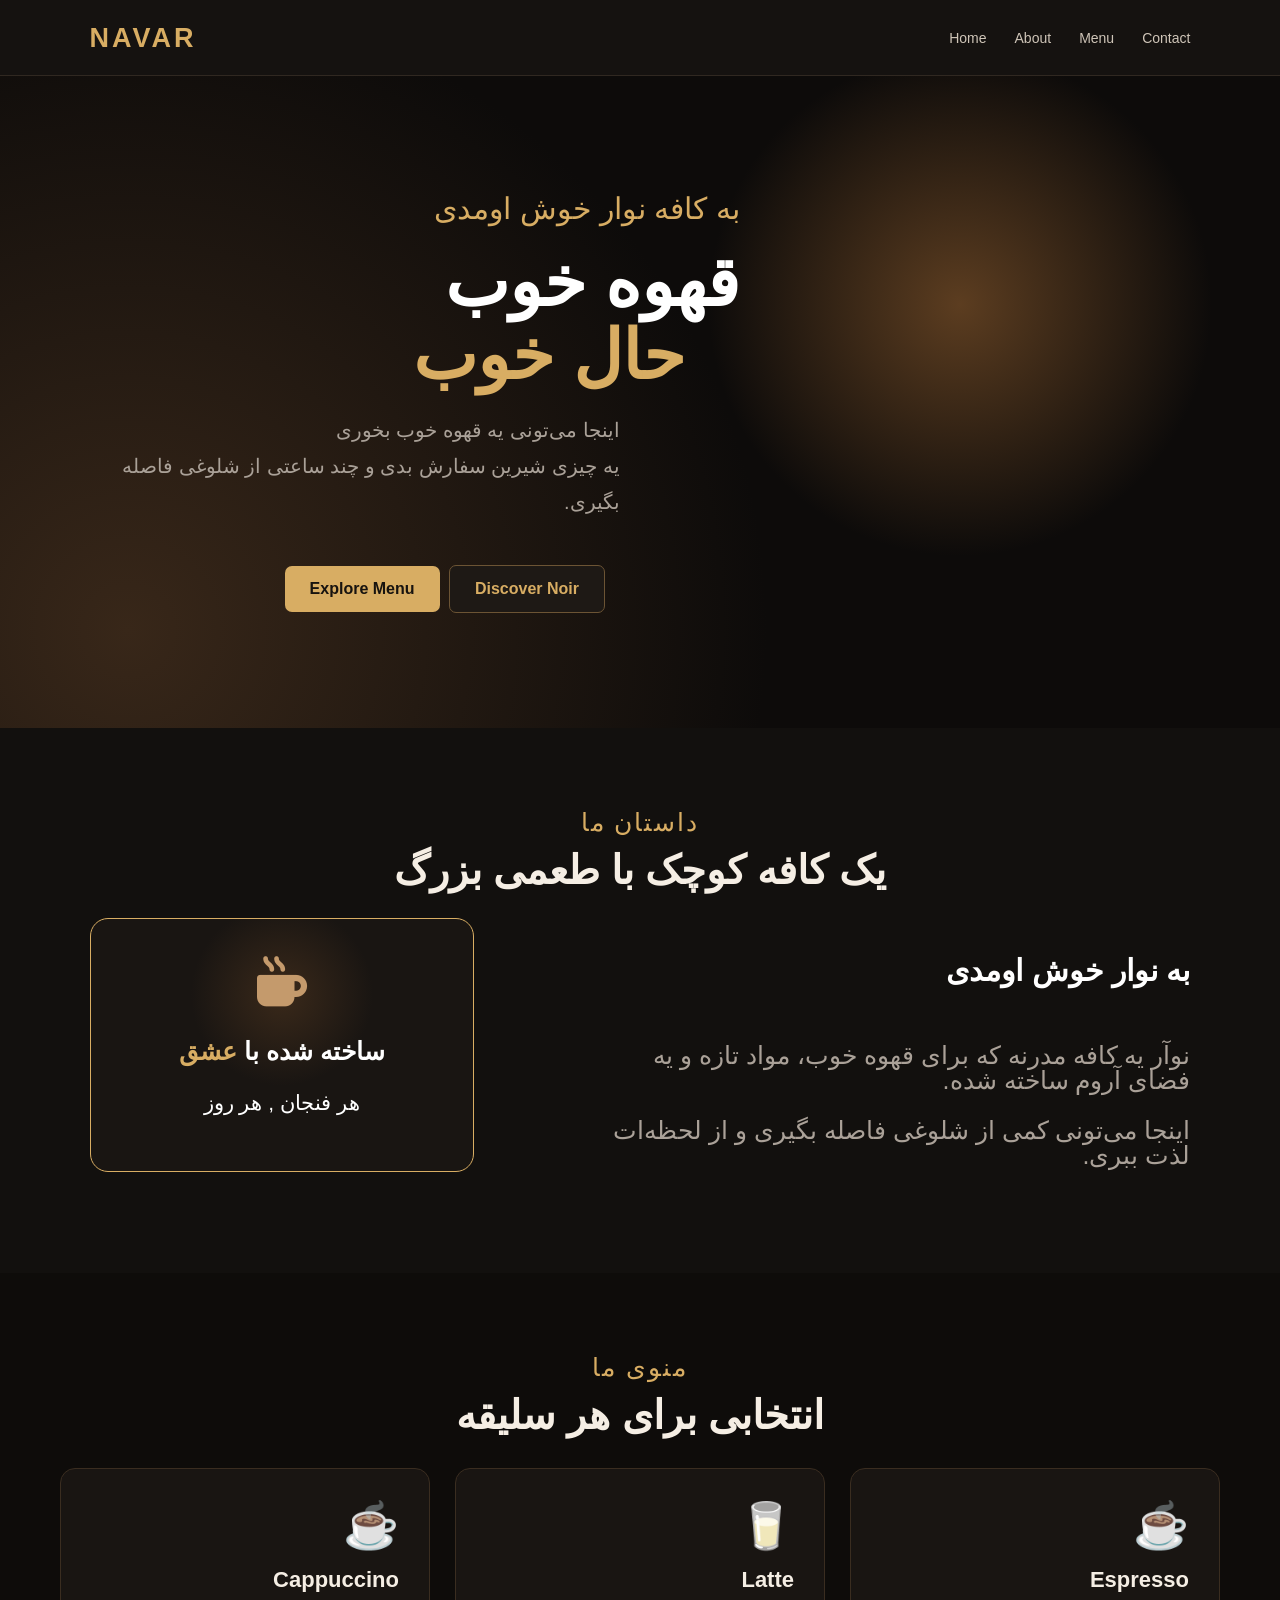
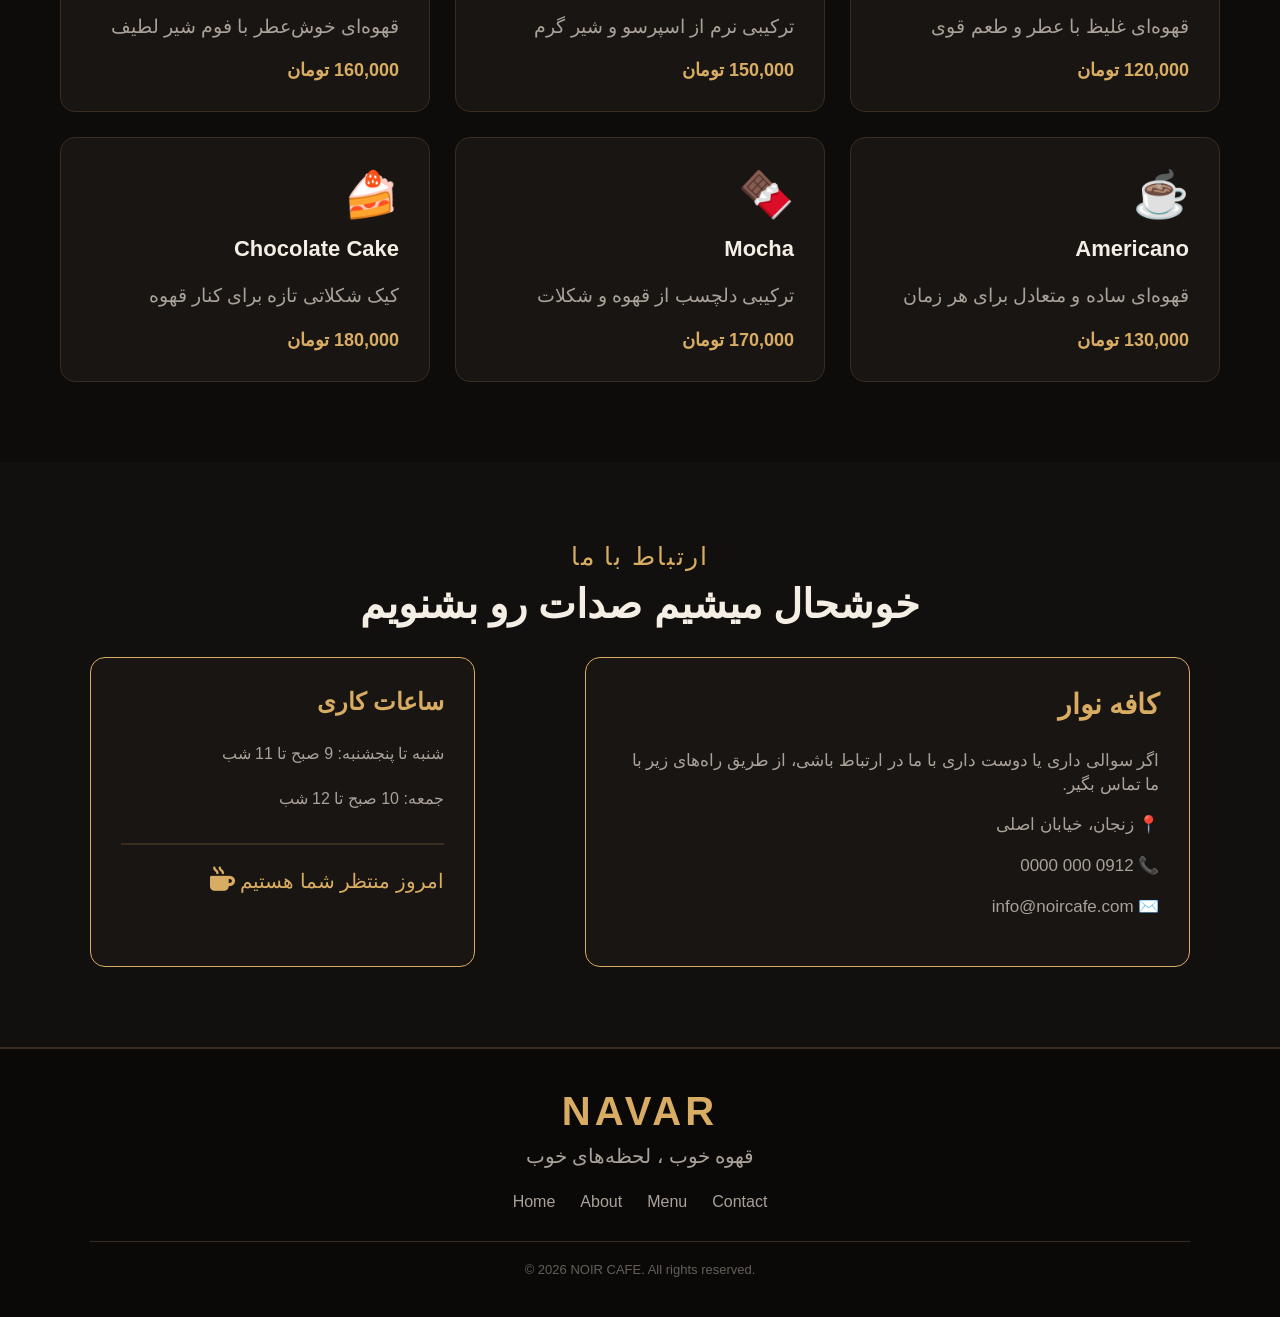
<file: index.html>
<!DOCTYPE html>
<html lang="en">

<head>
    <meta charset="UTF-8">
    <meta name="viewport" content="width=device-width, initial-scale=1.0">
    <title>NOIR CAFE</title>
    <link rel="stylesheet" href="assets/style.css">
    <link rel="stylesheet" href="https://cdnjs.cloudflare.com/ajax/libs/font-awesome/6.7.2/css/all.min.css">
</head>

<body>

    <header>
        <div class="logo">NAVAR</div>
        <nav>
            <ul>
                <li><a href="#home">Home</a></li>
                <li><a href="#about">About</a></li>
                <li><a href="#menu">Menu</a></li>
                <!-- <li><a href="#">Why Noir</a></li> -->
                <!-- <li><a href="#">Gallery</a></li> -->
                <li><a href="#contact">Contact</a></li>
            </ul>
        </nav>
    </header>

    <main>

        <section class="hero" id="home">

            <div class="hero-content">

                <div class="small-title">به کافه نوار خوش اومدی</div>

                <h1>
                    قهوه خوب<br>
                    <span>حال خوب</span>
                </h1>

                <p>

                    اینجا می‌تونی یه قهوه خوب بخوری<br>
                    یه چیزی شیرین سفارش بدی و چند ساعتی
                    از شلوغی فاصله بگیری.
                </p>

                <a class="btn" href="#menu">Explore Menu</a>
                <a class="btn btn-dark" href="#about">Discover Noir</a>



            </div>

        </section>

        <section class="about" id="about">

            <div class="section-label">

                داستان ما

            </div>

            <h2 class="section-title">
                یک کافه کوچک با طعمی بزرگ
            </h2>

            <div class="about-text">

                <h3>
                    به نوار خوش اومدی
                </h3>

                <p>

                    نوآر یه کافه مدرنه که برای قهوه خوب،
                    مواد تازه و یه فضای آروم ساخته شده.

                </p>
                <p>

                    اینجا می‌تونی کمی از شلوغی فاصله بگیری
                    و از لحظه‌ات لذت ببری.
                </p>

            </div>

            <div class="about-box">
                <div class="cup">
                    <i class="fa-solid fa-mug-hot"></i>

                </div>
                <h3>
                    ساخته شده با <span>عشق</span>
                </h3>

                <p>
                    هر فنجان , هر روز
                </p>

            </div>

        </section>

        <section class="menu" id="menu">

            <div class="section-label">
                منوی ما
            </div>

            <h2 class="section-title">
                انتخابی برای هر سلیقه
            </h2>

            <div class="menu-grid">

                <div class="menu-card">
                    <div class="menu-icon">☕</div>
                    <h3>Espresso</h3>
                    <p>قهوه‌ای غلیظ با عطر و طعم قوی</p>
                    <span>120,000 تومان </span>
                </div>

                <div class="menu-card">
                    <div class="menu-icon">🥛</div>
                    <h3>Latte </h3>
                    <p>ترکیبی نرم از اسپرسو و شیر گرم </p>
                    <span> 150,000 تومان</span>
                </div>

                <div class="menu-card">
                    <div class="menu-icon">☕</div>
                    <h3>Cappuccino </h3>
                    <p> قهوه‌ای خوش‌عطر با فوم شیر لطیف</p>
                    <span> 160,000 تومان</span>
                </div>

                <div class="menu-card">
                    <div class="menu-icon">☕</div>
                    <h3>Americano </h3>
                    <p> قهوه‌ای ساده و متعادل برای هر زمان</p>
                    <span> 130,000 تومان</span>
                </div>

                <div class="menu-card">
                    <div class="menu-icon">🍫</div>
                    <h3>Mocha</h3>
                    <p> ترکیبی دلچسب از قهوه و شکلات</p>
                    <span> 170,000 تومان</span>
                </div>

                <div class="menu-card">
                    <div class="menu-icon">🍰</div>
                    <h3>Chocolate Cake </h3>
                    <p> کیک شکلاتی تازه برای کنار قهوه</p>
                    <span> 180,000 تومان</span>
                </div>

            </div>

        </section>


        <section class="contact" id="contact">

            <div class="section-label">
                ارتباط با ما

            </div>

            <h2 class="section-title">
                خوشحال میشیم صدات رو بشنویم
            </h2>

            <div class="contact-content">
                <div class="contact-info">
                    <h3>
                        کافه نوار
                    </h3>
                    <p>
                        اگر سوالی داری یا دوست داری با ما در ارتباط باشی،
                        از طریق راه‌های زیر با ما تماس بگیر.
                    </p>

                    <p>📍 زنجان، خیابان اصلی</p>
                    <p>📞 0912 000 0000</p>
                    <p>✉️ info@noircafe.com</p>

                </div>

                <div class="contact-box">

                    <h3>ساعات کاری</h3>

                    <p>شنبه تا پنجشنبه: 9 صبح تا 11 شب</p>
                    <p>جمعه: 10 صبح تا 12 شب</p>

                    <div class="contact-status">
                      امروز منتظر شما هستیم <div class="cup2"><i class="fa-solid fa-mug-hot"></i></div>
                    </div>

                </div>

            </div>

        </section>

    </main>

    <footer>

        <div class="footer-logo">
            NAVAR
        </div>

        <p>
         قهوه خوب ، لحظه‌های خوب
        </p>

        <div class="footer-links">
            <a href="#home">Home</a>
            <a href="#about">About</a>
            <a href="#menu">Menu</a>
            <a href="#contact">Contact</a>
        </div>

        <div class="copyright">
            © 2026 NOIR CAFE. All rights reserved.
        </div>

    </footer>

</body>

</html>
</file>
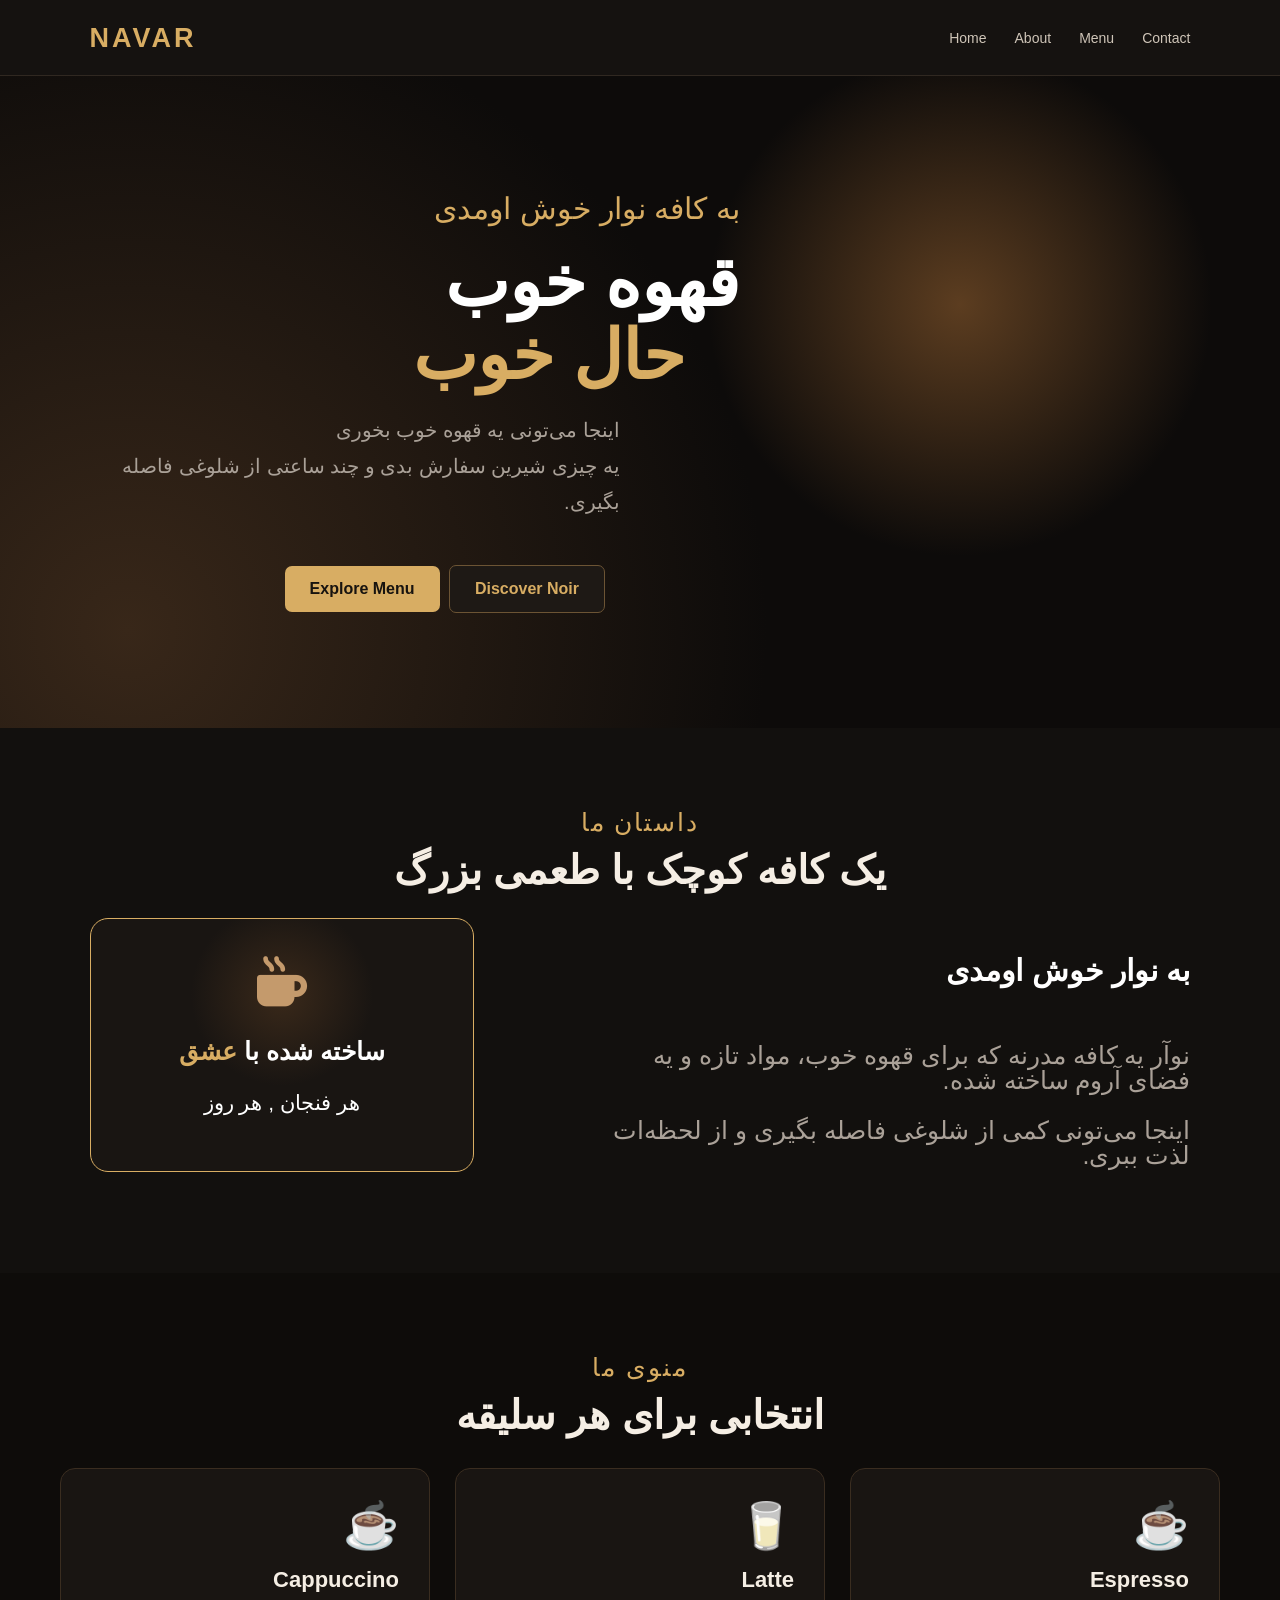
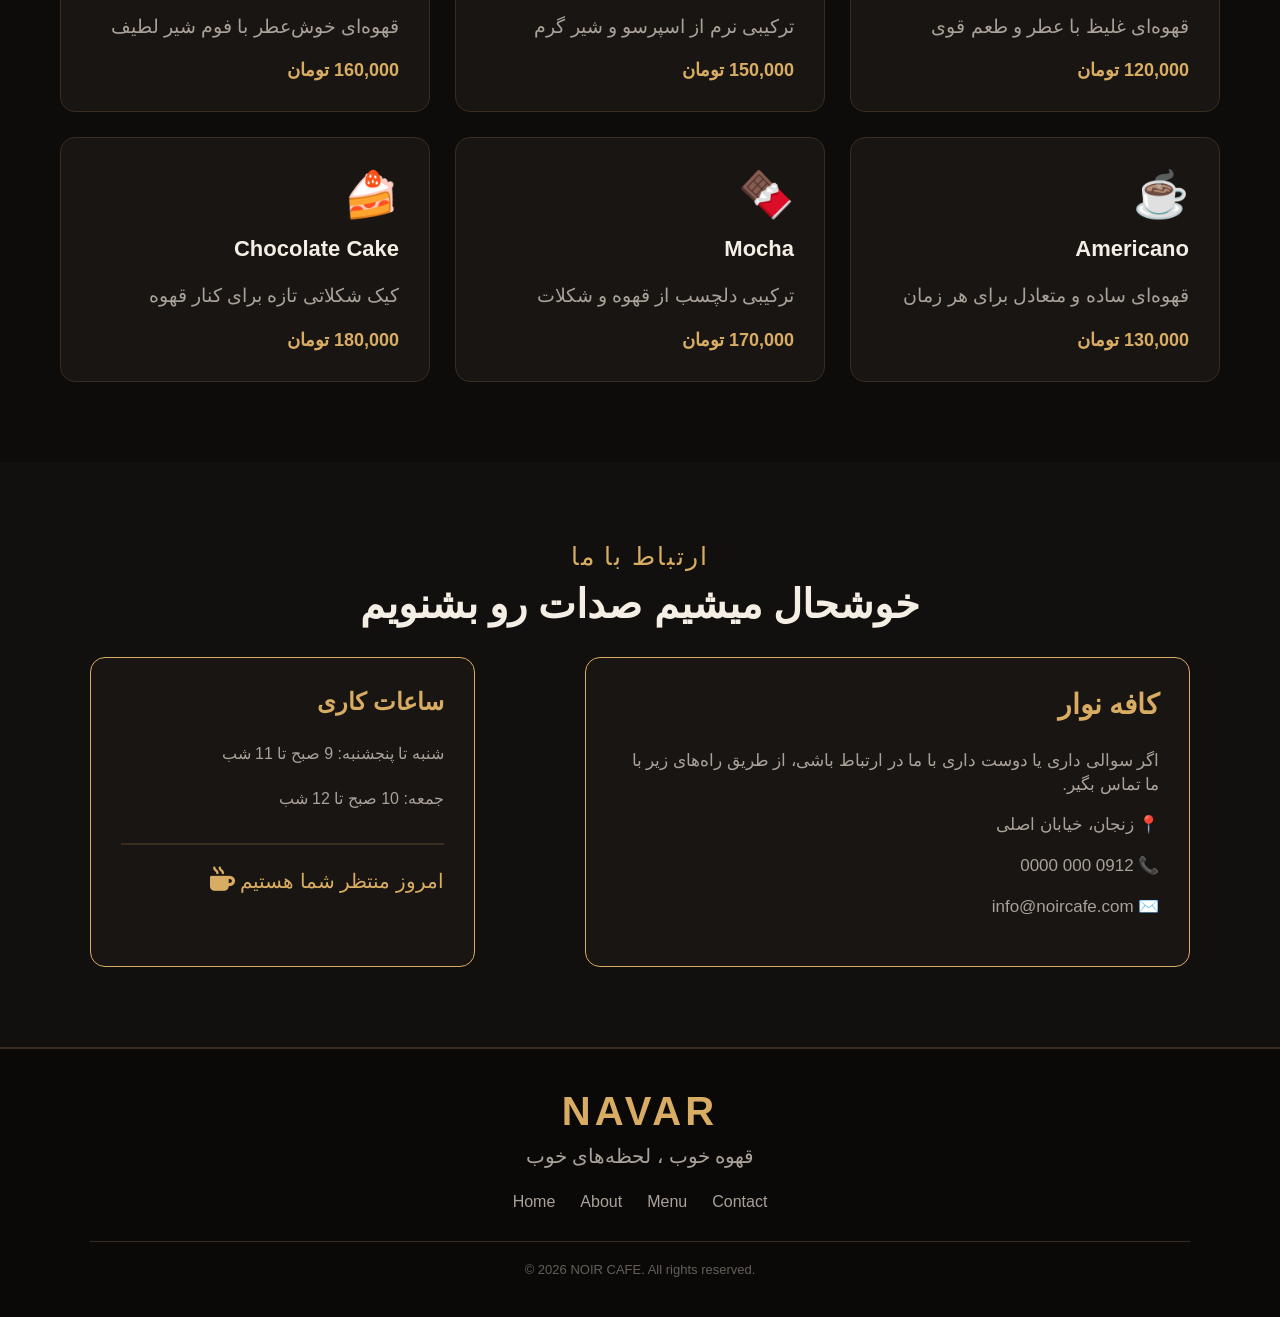
<file: cafe.html>
<!DOCTYPE html>
<html lang="en">

<head>
    <meta charset="UTF-8">
    <meta name="viewport" content="width=device-width, initial-scale=1.0">
    <title>NOIR CAFE</title>
    <link rel="stylesheet" href="/assets/style.css">
    <link rel="stylesheet" href="https://cdnjs.cloudflare.com/ajax/libs/font-awesome/6.7.2/css/all.min.css">
</head>

<body>

    <header>
        <div class="logo">NAVAR</div>
        <nav>
            <ul>
                <li><a href="#home">Home</a></li>
                <li><a href="#about">About</a></li>
                <li><a href="#menu">Menu</a></li>
                <!-- <li><a href="#">Why Noir</a></li> -->
                <!-- <li><a href="#">Gallery</a></li> -->
                <li><a href="#contact">Contact</a></li>
            </ul>
        </nav>
    </header>

    <main>

        <section class="hero" id="home">

            <div class="hero-content">

                <div class="small-title">به کافه نوار خوش اومدی</div>

                <h1>
                    قهوه خوب<br>
                    <span>حال خوب</span>
                </h1>

                <p>

                    اینجا می‌تونی یه قهوه خوب بخوری<br>
                    یه چیزی شیرین سفارش بدی و چند ساعتی
                    از شلوغی فاصله بگیری.
                </p>

                <a class="btn" href="#menu">Explore Menu</a>
                <a class="btn btn-dark" href="#about">Discover Noir</a>



            </div>

        </section>

        <section class="about" id="about">

            <div class="section-label">

                داستان ما

            </div>

            <h2 class="section-title">
                یک کافه کوچک با طعمی بزرگ
            </h2>

            <div class="about-text">

                <h3>
                    به نوار خوش اومدی
                </h3>

                <p>

                    نوآر یه کافه مدرنه که برای قهوه خوب،
                    مواد تازه و یه فضای آروم ساخته شده.

                </p>
                <p>

                    اینجا می‌تونی کمی از شلوغی فاصله بگیری
                    و از لحظه‌ات لذت ببری.
                </p>

            </div>

            <div class="about-box">
                <div class="cup">
                    <i class="fa-solid fa-mug-hot"></i>

                </div>
                <h3>
                    ساخته شده با <span>عشق</span>
                </h3>

                <p>
                    هر فنجان , هر روز
                </p>

            </div>

        </section>

        <section class="menu" id="menu">

            <div class="section-label">
                منوی ما
            </div>

            <h2 class="section-title">
                انتخابی برای هر سلیقه
            </h2>

            <div class="menu-grid">

                <div class="menu-card">
                    <div class="menu-icon">☕</div>
                    <h3>Espresso</h3>
                    <p>قهوه‌ای غلیظ با عطر و طعم قوی</p>
                    <span>120,000 تومان </span>
                </div>

                <div class="menu-card">
                    <div class="menu-icon">🥛</div>
                    <h3>Latte </h3>
                    <p>ترکیبی نرم از اسپرسو و شیر گرم </p>
                    <span> 150,000 تومان</span>
                </div>

                <div class="menu-card">
                    <div class="menu-icon">☕</div>
                    <h3>Cappuccino </h3>
                    <p> قهوه‌ای خوش‌عطر با فوم شیر لطیف</p>
                    <span> 160,000 تومان</span>
                </div>

                <div class="menu-card">
                    <div class="menu-icon">☕</div>
                    <h3>Americano </h3>
                    <p> قهوه‌ای ساده و متعادل برای هر زمان</p>
                    <span> 130,000 تومان</span>
                </div>

                <div class="menu-card">
                    <div class="menu-icon">🍫</div>
                    <h3>Mocha</h3>
                    <p> ترکیبی دلچسب از قهوه و شکلات</p>
                    <span> 170,000 تومان</span>
                </div>

                <div class="menu-card">
                    <div class="menu-icon">🍰</div>
                    <h3>Chocolate Cake </h3>
                    <p> کیک شکلاتی تازه برای کنار قهوه</p>
                    <span> 180,000 تومان</span>
                </div>

            </div>

        </section>


        <section class="contact" id="contact">

            <div class="section-label">
                ارتباط با ما

            </div>

            <h2 class="section-title">
                خوشحال میشیم صدات رو بشنویم
            </h2>

            <div class="contact-content">
                <div class="contact-info">
                    <h3>
                        کافه نوار
                    </h3>
                    <p>
                        اگر سوالی داری یا دوست داری با ما در ارتباط باشی،
                        از طریق راه‌های زیر با ما تماس بگیر.
                    </p>

                    <p>📍 زنجان، خیابان اصلی</p>
                    <p>📞 0912 000 0000</p>
                    <p>✉️ info@noircafe.com</p>

                </div>

                <div class="contact-box">

                    <h3>ساعات کاری</h3>

                    <p>شنبه تا پنجشنبه: 9 صبح تا 11 شب</p>
                    <p>جمعه: 10 صبح تا 12 شب</p>

                    <div class="contact-status">
                      امروز منتظر شما هستیم <div class="cup2"><i class="fa-solid fa-mug-hot"></i></div>
                    </div>

                </div>

            </div>

        </section>

    </main>

    <footer>

        <div class="footer-logo">
            NAVAR
        </div>

        <p>
         قهوه خوب ، لحظه‌های خوب
        </p>

        <div class="footer-links">
            <a href="#home">Home</a>
            <a href="#about">About</a>
            <a href="#menu">Menu</a>
            <a href="#contact">Contact</a>
        </div>

        <div class="copyright">
            © 2026 NOIR CAFE. All rights reserved.
        </div>

    </footer>

</body>

</html>
</file>
<file: assets/style.css>
* {
    box-sizing: border-box;
}


header {
    width: 100%;
    height: 76px;
    background-color: #151210;
    padding: 0 7%;
    position: sticky;
    top: 0;
    z-index: 10;
    overflow: hidden;
    border-bottom: 1px solid #302821;
}



body {
    margin: 0;
    font-family: Arial, sans-serif;
}

.logo {
    float: left;
    color: #d8ad63;
    font-size: 27px;
    font-weight: bold;
    letter-spacing: 3px;
    line-height: 76px;
}

nav {
    float: right;
    line-height: 76px;

}

nav a {
    color: #cfc5b8;
    text-decoration: none;
    margin-left: 28px;
    font-size: 14px;
}

nav ul {
    margin: 0;
    padding: 0;
}

nav a:hover {
    color: #d8ad63;
}

nav li {
    float: left;
    list-style-type: none;
}

.hero {
    min-height: 610px;
    padding: 115px 7%;
    position: relative;
    overflow: hidden;
    background: radial-gradient(circle at 75% 35%, #5c3d20 0, transparent 24%),
        radial-gradient(circle at 10% 85%, #382719 0, transparent 50%),
        #0d0b0a;
}

.hero-content {
    position: relative;
    z-index: 2;
    max-width: 650px;
    /* direction: ltr; */
    /* text-align: right; */

}

.small-title,
.hero h1,
.hero p {
    direction: rtl;
    text-align: right;
}


.small-title {
    color: #d8ad63;
    letter-spacing: normal;
    font-size: 30px;
}

.hero h1 {
    margin: 20px 0;
    font-size: 68px;
    color: #FFFFFF;
    line-height: 1.07;
}

.hero h1 span {
    color: #d8ad63;
    display: inline-block;
    margin-right: 55px;
}

.hero p {
    max-width: 530px;
    color: #aaa198;
    font-size: 20px;
    line-height: 1.8;
}

.btn {
    display: inline-block;
    margin-top: 25px;
    margin-left: 30%;
    background-color: #d8ad63;
    color: #17130f;
    border-radius: 7px;
    font-weight: bold;
    padding: 14px 25px;
    text-decoration: none;

}

.btn-dark {
    background-color: #1e1915;
    color: #d8ad63;
    margin-left: 5px;
    border: 1px solid #6c5434;

}

.btn:hover {
    background-color: #f0cf8d;
}



.btn-dark:hover {
    background-color: rgba(240, 230, 140, 0.1);
}

.about {
    position: relative;
    min-height: 400px;
    overflow: hidden;
    background-color: #12100e;
    direction: rtl;
    text-align: right;
    padding: 80px 7%;
}

.section-label {
    text-align: center;
    color: #d8ad63;
    font-size: 25px;
    letter-spacing: 2px;
}

.section-title {
    text-align: center;
    font-size: 40px;
    margin: 10px 0 30px;
    color: #f5eee4;

}

.about-text {
    width: 55%;
    display: inline-block;
    margin-right: 0;
    margin-left: auto;

}

.about-text h3 {
    display: inline-block;
    color: white;
    font-size: 30px;

}

.about-text p {
    color: #aaa198;
    font-size: 25px;
    line-height: 1;
}

.about-box {
    position: absolute;
    left: 7%;
    top: 190px;
    width: 30%;
    min-height: 250px;
    padding: 35px;

    border: 1px solid #d8ad63;
    border-radius: 18px;

    background:
        radial-gradient(circle at 50% 30%, #3a291a, transparent 35%),
        #191512;

    text-align: center;
}

.about-box h3 {
    font-size: 25px;
    color: #FFFFFF;
}

.about-box h3 span {
    color: #d8ad63;
}

.about-box p {
    color: #FFFFFF;
    font-size: 21px;
}

.cup {
    color: #c49a6c;
    font-size: 50px;
}

.menu {
    padding: 80px 7%;
    background-color: #0e0c0a;
    direction: rtl;
    text-align: right;
}

.menu-grid {
    display: grid;
    grid-template-columns: repeat(3, 370px);
    gap: 25px;
    justify-content: center;
}

.menu-card {
    padding: 30px;
    background-color: #191512;
    border: 1px solid #3a2d20;
    border-radius: 15px;
    transition: 0.3s;
}

.menu-icon {
    font-size: 45px;
    margin-bottom: 15px;
}

.menu-card h3 {
    color: #f5eee4;
    font-size: 22px;
    margin-top: 0;
}

.menu-card p {
    color: #aaa198;
    font-size: 19px;
    line-height: 1.3;
    margin: 10px 0 20px;
}

.menu-card span {
    color: #d8ad63;
    font-size: 18px;
    font-weight: bold;
}

.menu-card:hover {

    transform: translateY(-8px);
    border-color: #d8ad63;

}

.contact {
    padding: 80px 7%;
    background-color: #12100e;
    direction: rtl;
    text-align: right;
}

.contact-content {
    display: flex;
    justify-content: space-between;
    gap: 50px;
}

.contact-info {
    width: 55%;
    padding: 30px;
    border: 1px solid #d8ad63;
    border-radius: 15px;
    background-color: #191512;
}
.contact-info:hover {
    transition: 0.4s;
    transform: translateY(-9px);
}

.contact-info h3 {
    color: #d8ad63;
    font-size: 28px;
    margin-top: 0;
}

.contact-info p {
    color: #aaa198;
    font-size: 17px;
    line-height: 1.4;
}

.contact-box {
    width: 35%;
    padding: 30px;
    border: 1px solid #d8ad63;
    border-radius: 15px;
    background-color: #191512;
}

.contact-box h3 {
    color: #d8ad63;
    font-size: 24px;
    margin-top: 0;
}

.contact-box p {
    color: #aaa198;
    font-size: 16px;
    line-height: 1.8;
}

.cup2 {
    display: inline-block;
    font-size: 25px;
}

.contact-status {
    margin-top: 30px;
    padding-top: 20px;
    border-top: 2px solid #3a2d20;
    color: #d8ad63;
    font-size: 20px;
}

footer {
    padding: 40px 7%;
    background-color: #0a0908;
    text-align: center;
    border-top: 2px solid #3a2d20;
}

.footer-logo {
    color: #d8ad63;
    font-size: 40px;
    font-weight: bold;
    letter-spacing: 4px;
}

footer>p {
    color: #aaa198;
    font-size: 20px;
    margin: 10px 0 25px;
}

.footer-links {
    display: flex;
    justify-content: center;
    gap: 25px;
}

.footer-links a {
    color: #aaa198;
    text-decoration: none;
    transition: 0.3s;
}

.footer-links a:hover {
    color: #d8ad63;
}

.copyright {
    margin-top: 30px;
    padding-top: 20px;
    border-top: 1px solid #3a2d20;
    color: #665f58;
    font-size: 13px;
}

@media screen and (max-width: 1100px) {

    .menu-grid {
        grid-template-columns: repeat(3, 240px);
        gap: 20px;
    }

}

@media (max-width: 768px) {

    header {
        padding: 15px 5%;
    }

    nav a {
        padding: 8px;
        font-size: 14px;
    }

    .hero h1 {
        font-size: 45px;
    }

    .hero p {
        font-size: 18px;
    }

    .about-text {
        width: 100%;
        font-size: 20px;
    }

    .about-text h3 {
        font-size: 25px;
    }

    .section-title {
        font-size: 35px;
    }

    .btn {
        margin-left: 10px;
    }


    .about-box {
        position: static;
        width: 100%;
        margin-top: 40px;
    }

    .menu {
        padding: 60px 5%;
    }

    .menu-grid {
        grid-template-columns: 1fr;
    }

    .contact {
        padding: 60px 5%;
    }

    .contact-content {
        flex-direction: column;
    }

    .contact-info,
    .contact-box {
        width: 100%;
    }

    footer {
        padding: 35px 5%;
    }

    .footer-links {
        gap: 15px;
        flex-wrap: wrap;
    }

    .copyright {
        font-size: 12px;
    }
}
</file>
